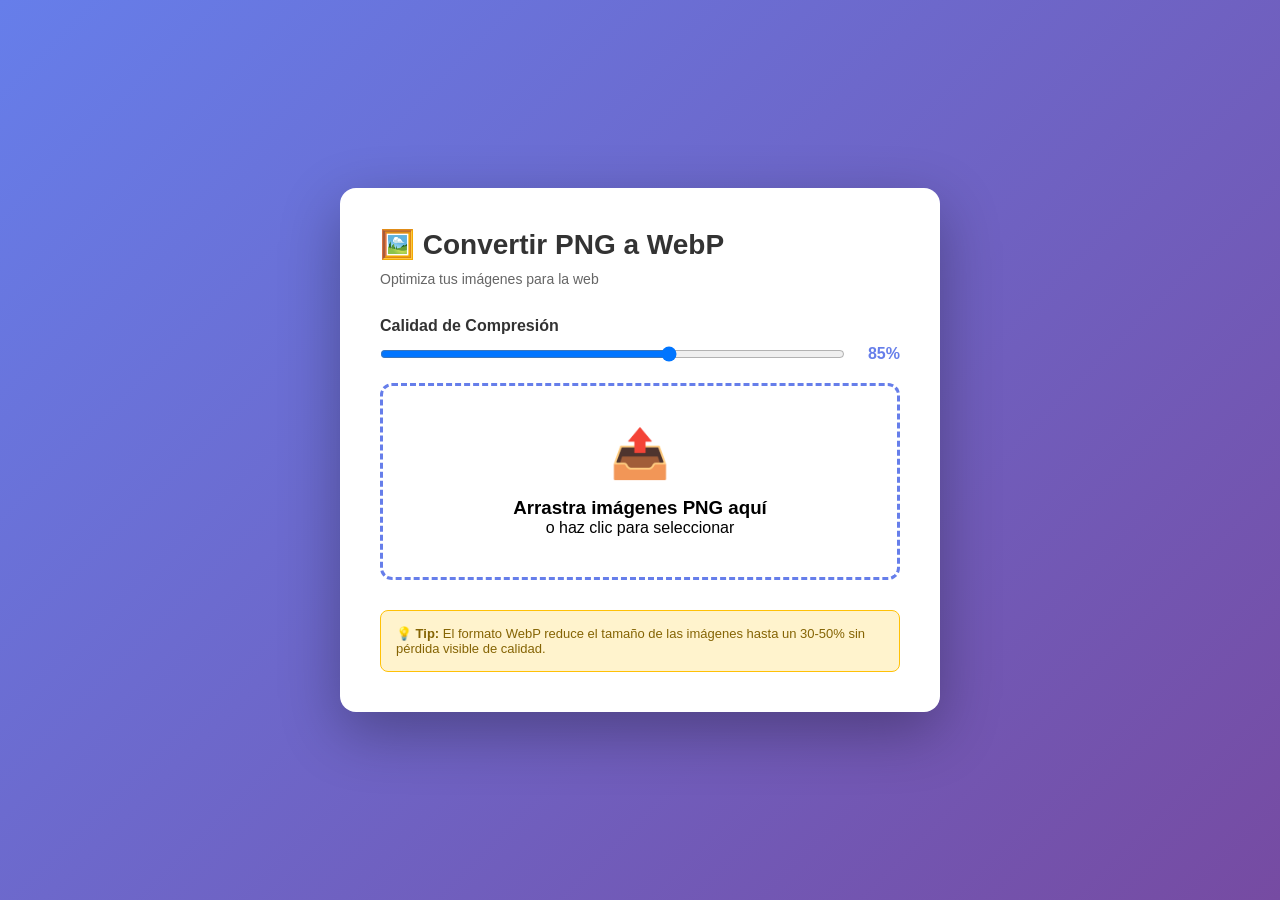
<file: convert-images-webp.html>
<!DOCTYPE html>
<html lang="es">
<head>
    <meta charset="UTF-8">
    <meta name="viewport" content="width=device-width, initial-scale=1.0">
    <title>Convertir PNG a WebP</title>
    <style>
        * {
            margin: 0;
            padding: 0;
            box-sizing: border-box;
        }
        body {
            font-family: 'Segoe UI', Tahoma, Geneva, Verdana, sans-serif;
            background: linear-gradient(135deg, #667eea 0%, #764ba2 100%);
            min-height: 100vh;
            display: flex;
            justify-content: center;
            align-items: center;
            padding: 20px;
        }
        .container {
            background: white;
            padding: 40px;
            border-radius: 16px;
            box-shadow: 0 20px 60px rgba(0,0,0,0.3);
            max-width: 600px;
            width: 100%;
        }
        h1 {
            color: #333;
            margin-bottom: 10px;
            font-size: 28px;
        }
        .subtitle {
            color: #666;
            margin-bottom: 30px;
            font-size: 14px;
        }
        .upload-area {
            border: 3px dashed #667eea;
            border-radius: 12px;
            padding: 40px;
            text-align: center;
            cursor: pointer;
            transition: all 0.3s;
            margin-bottom: 20px;
        }
        .upload-area:hover {
            background: #f0f4ff;
            border-color: #764ba2;
        }
        .upload-area.dragover {
            background: #e0e7ff;
            border-color: #4338ca;
        }
        input[type="file"] {
            display: none;
        }
        .upload-icon {
            font-size: 48px;
            margin-bottom: 15px;
        }
        .results {
            margin-top: 30px;
        }
        .result-item {
            background: #f8f9fa;
            padding: 15px;
            border-radius: 8px;
            margin-bottom: 10px;
            display: flex;
            justify-content: space-between;
            align-items: center;
        }
        .result-item.success {
            background: #d1fae5;
            border: 1px solid #10b981;
        }
        .file-info {
            flex: 1;
        }
        .file-name {
            font-weight: 600;
            color: #333;
            margin-bottom: 5px;
        }
        .file-stats {
            font-size: 12px;
            color: #666;
        }
        .download-btn {
            background: #667eea;
            color: white;
            border: none;
            padding: 10px 20px;
            border-radius: 6px;
            cursor: pointer;
            font-weight: 600;
            transition: all 0.3s;
        }
        .download-btn:hover {
            background: #764ba2;
            transform: translateY(-2px);
        }
        .quality-slider {
            margin: 20px 0;
        }
        .quality-slider label {
            display: block;
            margin-bottom: 10px;
            font-weight: 600;
            color: #333;
        }
        .slider-container {
            display: flex;
            align-items: center;
            gap: 15px;
        }
        input[type="range"] {
            flex: 1;
            height: 8px;
            border-radius: 5px;
            background: #ddd;
            outline: none;
        }
        .quality-value {
            font-weight: 700;
            color: #667eea;
            min-width: 40px;
            text-align: right;
        }
        .info-box {
            background: #fff3cd;
            border: 1px solid #ffc107;
            padding: 15px;
            border-radius: 8px;
            margin-top: 20px;
            font-size: 13px;
            color: #856404;
        }
    </style>
</head>
<body>
    <div class="container">
        <h1>🖼️ Convertir PNG a WebP</h1>
        <p class="subtitle">Optimiza tus imágenes para la web</p>

        <div class="quality-slider">
            <label>Calidad de Compresión</label>
            <div class="slider-container">
                <input type="range" id="qualitySlider" min="60" max="100" value="85" step="5">
                <span class="quality-value" id="qualityValue">85%</span>
            </div>
        </div>

        <div class="upload-area" id="uploadArea">
            <div class="upload-icon">📤</div>
            <h3>Arrastra imágenes PNG aquí</h3>
            <p>o haz clic para seleccionar</p>
            <input type="file" id="fileInput" accept="image/png" multiple>
        </div>

        <div class="results" id="results"></div>

        <div class="info-box">
            <strong>💡 Tip:</strong> El formato WebP reduce el tamaño de las imágenes hasta un 30-50% sin pérdida visible de calidad.
        </div>
    </div>

    <script>
        const uploadArea = document.getElementById('uploadArea');
        const fileInput = document.getElementById('fileInput');
        const results = document.getElementById('results');
        const qualitySlider = document.getElementById('qualitySlider');
        const qualityValue = document.getElementById('qualityValue');

        // Actualizar valor de calidad
        qualitySlider.addEventListener('input', (e) => {
            qualityValue.textContent = e.target.value + '%';
        });

        // Click en área de carga
        uploadArea.addEventListener('click', () => {
            fileInput.click();
        });

        // Drag and drop
        uploadArea.addEventListener('dragover', (e) => {
            e.preventDefault();
            uploadArea.classList.add('dragover');
        });

        uploadArea.addEventListener('dragleave', () => {
            uploadArea.classList.remove('dragover');
        });

        uploadArea.addEventListener('drop', (e) => {
            e.preventDefault();
            uploadArea.classList.remove('dragover');
            const files = Array.from(e.dataTransfer.files).filter(f => f.type === 'image/png');
            if (files.length > 0) {
                processFiles(files);
            }
        });

        // Selección de archivos
        fileInput.addEventListener('change', (e) => {
            const files = Array.from(e.target.files);
            if (files.length > 0) {
                processFiles(files);
            }
        });

        // Procesar archivos
        async function processFiles(files) {
            results.innerHTML = '';

            for (const file of files) {
                await convertToWebP(file);
            }
        }

        // Convertir a WebP
        function convertToWebP(file) {
            return new Promise((resolve) => {
                const reader = new FileReader();
                
                reader.onload = (e) => {
                    const img = new Image();
                    
                    img.onload = () => {
                        // Crear canvas
                        const canvas = document.createElement('canvas');
                        canvas.width = img.width;
                        canvas.height = img.height;
                        
                        const ctx = canvas.getContext('2d');
                        ctx.drawImage(img, 0, 0);
                        
                        // Convertir a WebP
                        const quality = qualitySlider.value / 100;
                        canvas.toBlob((blob) => {
                            const originalSize = file.size;
                            const newSize = blob.size;
                            const reduction = ((1 - (newSize / originalSize)) * 100).toFixed(2);
                            
                            // Mostrar resultado
                            showResult(file.name, originalSize, newSize, reduction, blob);
                            resolve();
                        }, 'image/webp', quality);
                    };
                    
                    img.src = e.target.result;
                };
                
                reader.readAsDataURL(file);
            });
        }

        // Mostrar resultado
        function showResult(originalName, originalSize, newSize, reduction, blob) {
            const webpName = originalName.replace('.png', '.webp');
            
            const resultItem = document.createElement('div');
            resultItem.className = 'result-item success';
            resultItem.innerHTML = `
                <div class="file-info">
                    <div class="file-name">✅ ${webpName}</div>
                    <div class="file-stats">
                        Original: ${(originalSize / 1024).toFixed(2)} KB → 
                        WebP: ${(newSize / 1024).toFixed(2)} KB 
                        (reducción: ${reduction}%)
                    </div>
                </div>
                <button class="download-btn" onclick="downloadFile('${webpName}', this.dataset.blob)">
                    ⬇️ Descargar
                </button>
            `;
            
            // Guardar blob en el botón
            const btn = resultItem.querySelector('.download-btn');
            btn.blob = blob;
            
            results.appendChild(resultItem);
        }

        // Descargar archivo
        function downloadFile(filename, blob) {
            // Buscar el blob en el botón que se clickeó
            const buttons = document.querySelectorAll('.download-btn');
            let targetBlob = null;
            
            buttons.forEach(btn => {
                if (btn.blob && btn.parentElement.querySelector('.file-name').textContent.includes(filename)) {
                    targetBlob = btn.blob;
                }
            });
            
            if (targetBlob) {
                const url = URL.createObjectURL(targetBlob);
                const a = document.createElement('a');
                a.href = url;
                a.download = filename;
                document.body.appendChild(a);
                a.click();
                document.body.removeChild(a);
                URL.revokeObjectURL(url);
            }
        }
    </script>
</body>
</html>
</file>
